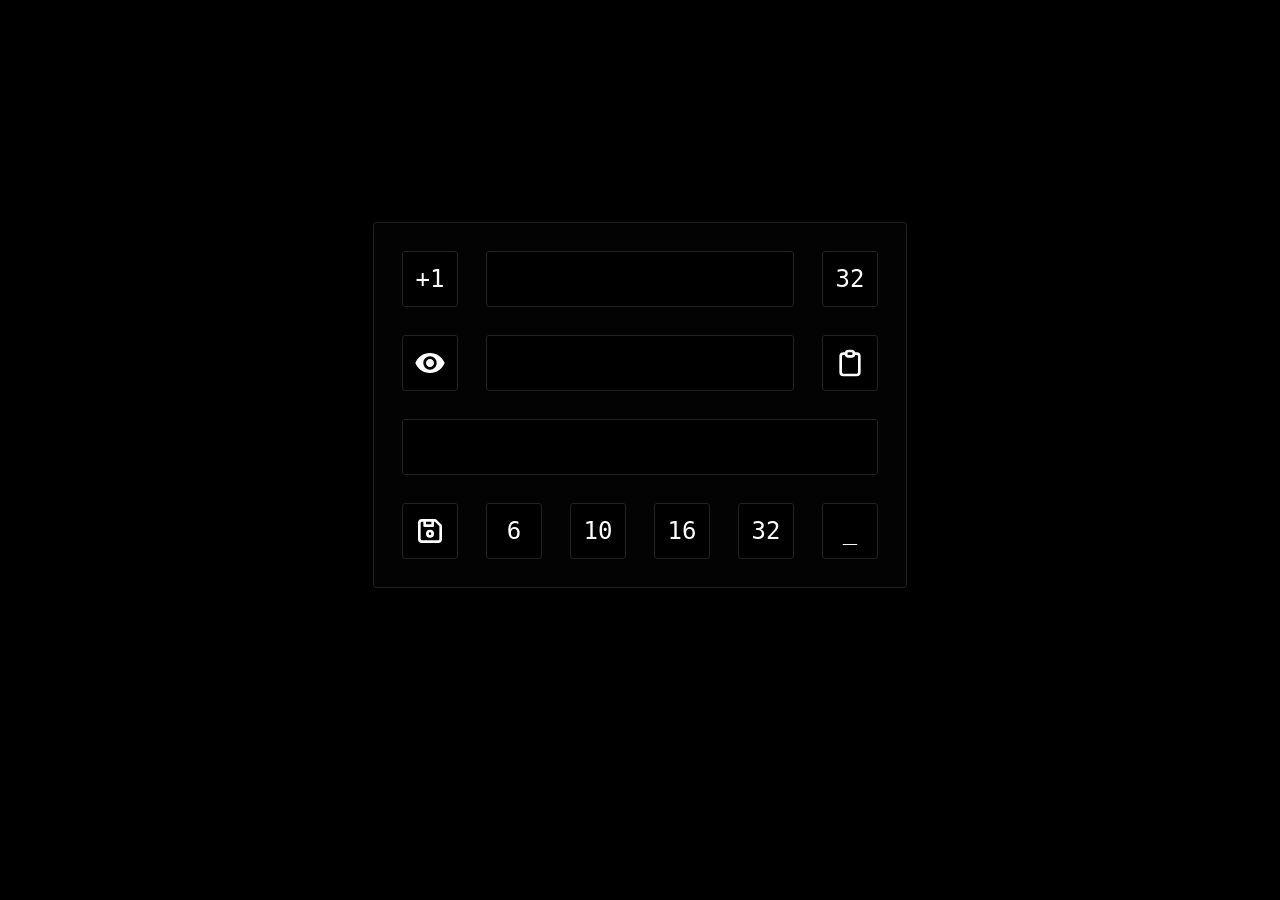
<file: code/index.html>
<!DOCTYPE html><html lang="en"><head><meta charset="UTF-8"><meta name="viewport" content="width=device-width, initial-scale=1, maximum-scale=1, user-scalable=no"><title>Code</title><script src="main.3f6a9b.js" defer></script><style>@property --100vw{syntax: "<length>"; initial-value: 0px; inherits: false;}@property --100vh{syntax: "<length>"; initial-value: 0px; inherits: false;}:root{--100vw: 100vw;--100vh: 100vh;--px-width: tan(atan2(var(--100vw), 1px)) ;--px-height: tan(atan2(var(--100vh), 1px)) }*{margin:0;padding:0;font-family:Consolas,monospace;font-size:24px;text-align:center}html{background-color:#000}body{display:flex;justify-content:center;align-items:center;height:90vh}body *{color:#fff;background-color:#000;box-sizing:border-box;border:1px solid #222;border-radius:3px;background-repeat:no-repeat;background-position:center}body *::selection{background:#ccc}input{width:100%;height:100%;height:56px;background-size:32px 32px}input.btn{width:56px;cursor:pointer}input:focus{outline:0}main{box-sizing:border-box;display:grid;padding:28px;grid-column-gap:28px;grid-row-gap:28px;grid-template-columns:repeat(6,1fr);grid-template-rows:repeat(4,1fr);background:#030303;transform:scale(min(1,calc(var(--px-width) / 534)))}#hashi{grid-area:1/1/2/2}#input{grid-area:1/2/2/6;text-transform:lowercase}#lenin{grid-area:1/6/2/7}#viewp{grid-area:2/1/3/2}#viewp.viewp1{background-image:url('data:image/svg+xml,<svg xmlns="http://www.w3.org/2000/svg" height="24" width="24"><path d="M12 4.5C7 4.5 2.73 7.61 1 12c1.73 4.39 6 7.5 11 7.5s9.27-3.11 11-7.5c-1.73-4.39-6-7.5-11-7.5zM12 17c-2.76 0-5-2.24-5-5s2.24-5 5-5 5 2.24 5 5-2.24 5-5 5zm0-8c-1.66 0-3 1.34-3 3s1.34 3 3 3 3-1.34 3-3-1.34-3-3-3z" fill="%23fff"/></svg>')}#viewp.viewp2{background-image:url('data:image/svg+xml,<svg xmlns="http://www.w3.org/2000/svg" height="24" width="24"><path d="M12 7c2.76 0 5 2.24 5 5 0 .65-.13 1.26-.36 1.83l2.92 2.92c1.51-1.26 2.7-2.89 3.43-4.75-1.73-4.39-6-7.5-11-7.5-1.4 0-2.74.25-3.98.7l2.16 2.16C10.74 7.13 11.35 7 12 7zM2 4.27l2.28 2.28.46.46C3.08 8.3 1.78 10.02 1 12c1.73 4.39 6 7.5 11 7.5 1.55 0 3.03-.3 4.38-.84l.42.42L19.73 22 21 20.73 3.27 3 2 4.27zM7.53 9.8l1.55 1.55c-.05.21-.08.43-.08.65 0 1.66 1.34 3 3 3 .22 0 .44-.03.65-.08l1.55 1.55c-.67.33-1.41.53-2.2.53-2.76 0-5-2.24-5-5 0-.79.2-1.53.53-2.2zm4.31-.78l3.15 3.15.02-.16c0-1.66-1.34-3-3-3l-.17.01z" fill="%23fff"/></svg>')}#passw{grid-area:2/2/3/6}#copyo{grid-area:2/6/3/7;background-image:url('data:image/svg+xml,<svg xmlns="http://www.w3.org/2000/svg" width="24" height="24" fill="none" stroke="%23fff" stroke-linecap="round" stroke-linejoin="round" stroke-width="2"><path d="M9 5H7a2 2 0 0 0-2 2v12a2 2 0 0 0 2 2h10a2 2 0 0 0 2-2V7a2 2 0 0 0-2-2h-2"/><path d="M9 5a2 2 0 0 1 2-2h2a2 2 0 0 1 2 2h0a2 2 0 0 1-2 2h-2a2 2 0 0 1-2-2z"/></svg>')}#outpt{grid-area:3/1/4/7;font-size:22px}#store{grid-area:4/1/5/2}#store.store1{background-image:url('data:image/svg+xml,<svg xmlns="http://www.w3.org/2000/svg" width="24" height="24" fill="none" stroke="%23fff" stroke-linecap="round" stroke-linejoin="round" stroke-width="2"><path d="M6 4h10l4 4v10a2 2 0 0 1-2 2H6a2 2 0 0 1-2-2V6a2 2 0 0 1 2-2"/><path d="M10 14a2 2 0 1 0 4 0 2 2 0 1 0-4 0m4-10v4H8V4"/></svg>')}#store.store2{background-image:url('data:image/svg+xml,<svg xmlns="http://www.w3.org/2000/svg" width="24" height="24" fill="%23fff" stroke="%23fff" stroke-width="2" stroke-linejoin="round"><path d="M6 4h10l4 4v10a2 2 0 0 1-2 2H6a2 2 0 0 1-2-2V6a2 2 0 0 1 2-2"/><path d="M10 14a2 2 0 1 0 4 0 2 2 0 1 0-4 0m4-10v4H8V4" stroke="%23000"/></svg>')}#len06{grid-area:4/2/5/3}#len10{grid-area:4/3/5/4}#len16{grid-area:4/4/5/5}#len32{grid-area:4/5/5/6}#extra{grid-area:4/6/5/7}</style></head><body><main><input id="hashi" type="button" class="btn" value="+1" readonly><input id="input" type="text" autocomplete="off" tabindex="1"><input id="lenin" type="text" class="btn" value="32"><input id="viewp" type="button" class="btn viewp1"><input id="passw" type="password" autocomplete="off" tabindex="2"><input id="copyo" type="button" class="btn"><input id="outpt" type="text" tabindex="3" readonly><input id="store" type="button" class="btn store1"><input id="len06" type="button" class="btn" value="6"><input id="len10" type="button" class="btn" value="10"><input id="len16" type="button" class="btn" value="16"><input id="len32" type="button" class="btn" value="32"><input id="extra" type="button" class="btn" value="_"></main></body></html>
</file>
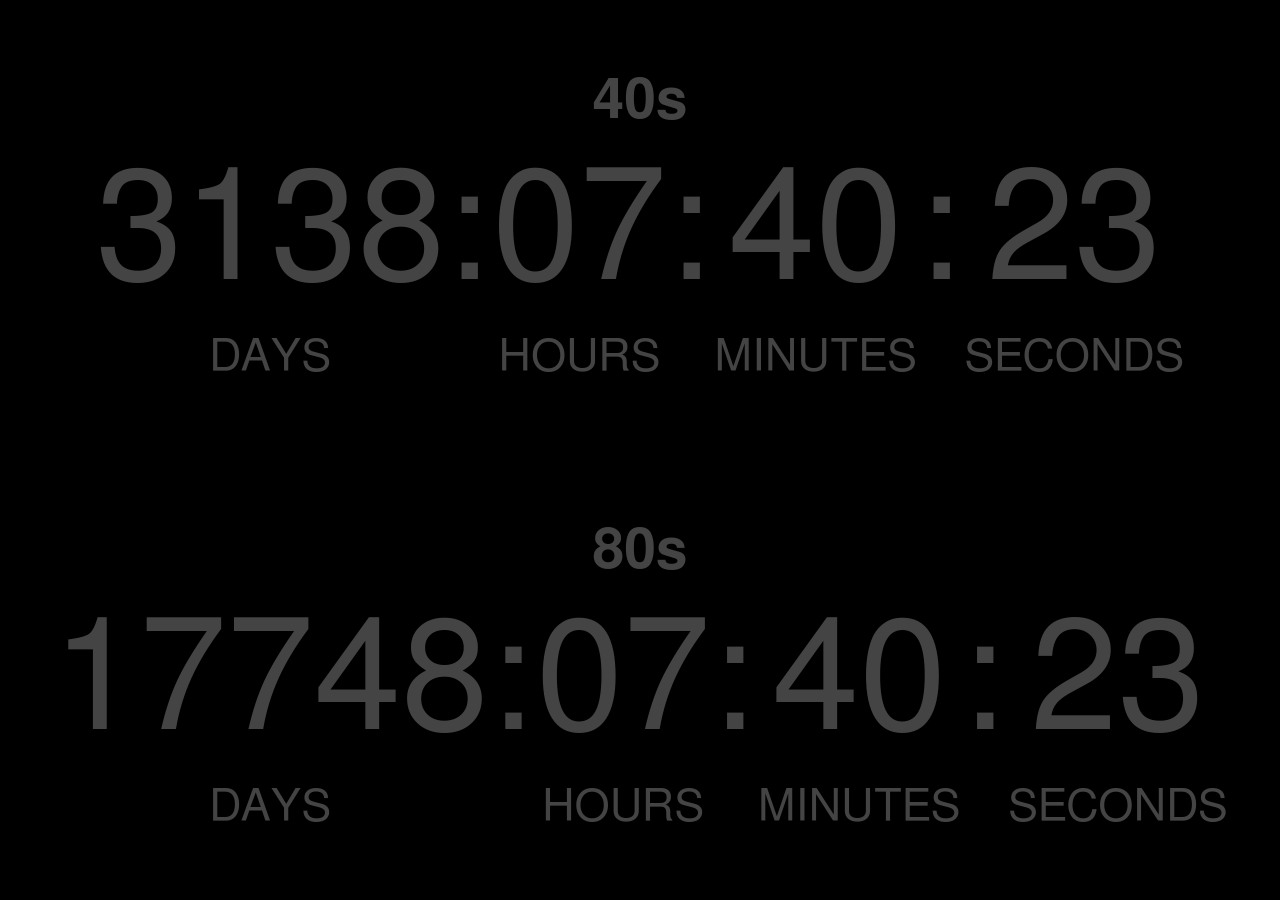
<file: countdowns/index.html>
<!DOCTYPE html>
<html lang="en">

<head>
  <meta charset="UTF-8">
  <meta name="viewport" content="width=device-width, initial-scale=1, maximum-scale=1, user-scalable=no">
  <title>Countdowns</title>
  <link rel="icon" href="../favicon.ico">
  <script src="countdowns.js" defer></script>
  <link rel="stylesheet" href="style.css">
</head>

<body>
  <ul>
    <li>
      <span>
        <div class="counter_wrapper">
          <h1 class="counter_title">40s</h1>
          <div class="counter_part">
            <div class="unit_value" id="dd1">00</div>
            <div class="unit_name">DAYS</div>
          </div>
          <div class="counter_part">
            <div class="unit_value">:</div>
            <div class="unit_name">&nbsp;</div>
          </div>
          <div class="counter_part">
            <div class="unit_value" id="hh1">00</div>
            <div class="unit_name">HOURS</div>
          </div>
          <div class="counter_part">
            <div class="unit_value">:</div>
            <div class="unit_name">&nbsp;</div>
          </div>
          <div class="counter_part">
            <div class="unit_value" id="mm1">00</div>
            <div class="unit_name">MINUTES</div>
          </div>
          <div class="counter_part">
            <div class="unit_value">:</div>
            <div class="unit_name">&nbsp;</div>
          </div>
          <div class="counter_part">
            <div class="unit_value" id="ss1">00</div>
            <div class="unit_name">SECONDS</div>
          </div>
        </div>
      </span>
    </li>
    <li>
      <span>
        <div class="counter_wrapper">
          <h1 class="counter_title">80s</h1>
          <div class="counter_part">
            <div class="unit_value" id="dd2">00</div>
            <div class="unit_name">DAYS</div>
          </div>
          <div class="counter_part">
            <div class="unit_value">:</div>
            <div class="unit_name">&nbsp;</div>
          </div>
          <div class="counter_part">
            <div class="unit_value" id="hh2">00</div>
            <div class="unit_name">HOURS</div>
          </div>
          <div class="counter_part">
            <div class="unit_value">:</div>
            <div class="unit_name">&nbsp;</div>
          </div>
          <div class="counter_part">
            <div class="unit_value" id="mm2">00</div>
            <div class="unit_name">MINUTES</div>
          </div>
          <div class="counter_part">
            <div class="unit_value">:</div>
            <div class="unit_name">&nbsp;</div>
          </div>
          <div class="counter_part">
            <div class="unit_value" id="ss2">00</div>
            <div class="unit_name">SECONDS</div>
          </div>
        </div>
      </span>
    </li>
  </ul>
</body>

</html>
</file>
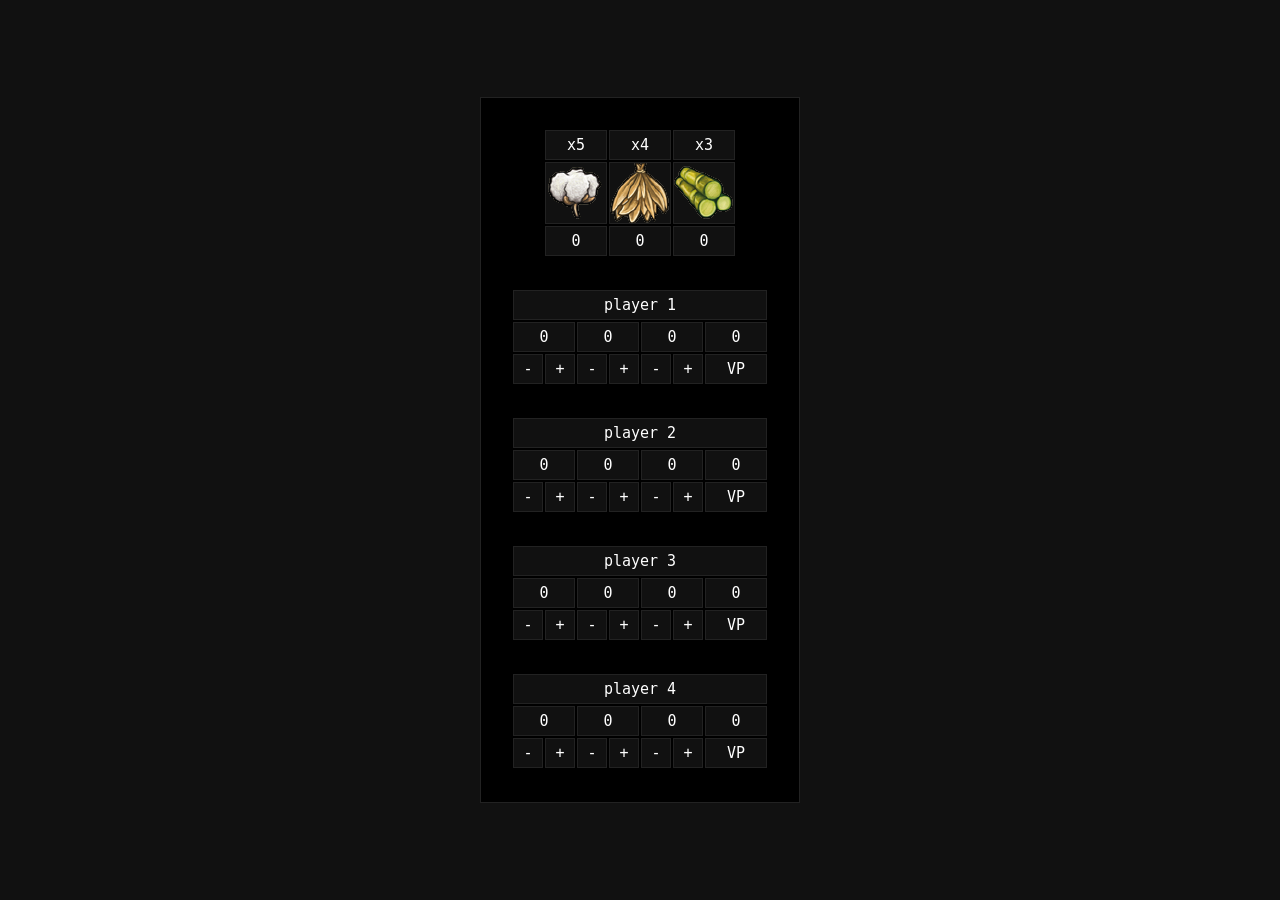
<file: calc/cc/index.html>
<!DOCTYPE html>
<html lang="en">

<head>
  <meta charset="UTF-8">
  <meta name="viewport" content="width=device-width, initial-scale=1.0">
  <title>Clans of Caledonia</title>
  <link rel="stylesheet" href="style.css">
  <script src="https://ajax.googleapis.com/ajax/libs/jquery/3.5.1/jquery.min.js"></script>
  <script src="clans.js"></script>
</head>

<body>
  <div class="content" oncontextmenu="return false;" ondrag="return false;">
    <input type="text" id="co-mult" value="x5" readonly>
    <input type="text" id="to-mult" value="x4" readonly>
    <input type="text" id="su-mult" value="x3" readonly>
    <input type="text" id="co-icon" readonly>
    <input type="text" id="to-icon" readonly>
    <input type="text" id="su-icon" readonly>
    <input type="text" id="co-total" value="0" readonly>
    <input type="text" id="to-total" value="0" readonly>
    <input type="text" id="su-total" value="0" readonly>
    <input type="text" id="p1-name-t" value="player 1" readonly>
    <input type="text" id="p1-i-c" class="inp" value="0">
    <input type="text" id="p1-i-t" class="inp" value="0">
    <input type="text" id="p1-i-s" class="inp" value="0">
    <input type="text" id="p1-i-x" value="0" readonly>
    <input type="text" id="p1-less-c" class="btn" value="-" readonly>
    <input type="text" id="p1-plus-c" class="btn" value="+" readonly>
    <input type="text" id="p1-less-t" class="btn" value="-" readonly>
    <input type="text" id="p1-plus-t" class="btn" value="+" readonly>
    <input type="text" id="p1-less-s" class="btn" value="-" readonly>
    <input type="text" id="p1-plus-s" class="btn" value="+" readonly>
    <input type="text" id="p1-text-t" value="VP" readonly>
    <input type="text" id="p2-name-t" value="player 2" readonly>
    <input type="text" id="p2-i-c" class="inp" value="0">
    <input type="text" id="p2-i-t" class="inp" value="0">
    <input type="text" id="p2-i-s" class="inp" value="0">
    <input type="text" id="p2-i-x" value="0" readonly>
    <input type="text" id="p2-less-c" class="btn" value="-" readonly>
    <input type="text" id="p2-plus-c" class="btn" value="+" readonly>
    <input type="text" id="p2-less-t" class="btn" value="-" readonly>
    <input type="text" id="p2-plus-t" class="btn" value="+" readonly>
    <input type="text" id="p2-less-s" class="btn" value="-" readonly>
    <input type="text" id="p2-plus-s" class="btn" value="+" readonly>
    <input type="text" id="p2-text-t" value="VP" readonly>
    <input type="text" id="p3-name-t" value="player 3" readonly>
    <input type="text" id="p3-i-c" class="inp" value="0">
    <input type="text" id="p3-i-t" class="inp" value="0">
    <input type="text" id="p3-i-s" class="inp" value="0">
    <input type="text" id="p3-i-x" value="0" readonly>
    <input type="text" id="p3-less-c" class="btn" value="-" readonly>
    <input type="text" id="p3-plus-c" class="btn" value="+" readonly>
    <input type="text" id="p3-less-t" class="btn" value="-" readonly>
    <input type="text" id="p3-plus-t" class="btn" value="+" readonly>
    <input type="text" id="p3-less-s" class="btn" value="-" readonly>
    <input type="text" id="p3-plus-s" class="btn" value="+" readonly>
    <input type="text" id="p3-text-t" value="VP" readonly>
    <input type="text" id="p4-name-t" value="player 4" readonly>
    <input type="text" id="p4-i-c" class="inp" value="0">
    <input type="text" id="p4-i-t" class="inp" value="0">
    <input type="text" id="p4-i-s" class="inp" value="0">
    <input type="text" id="p4-i-x" value="0" readonly>
    <input type="text" id="p4-less-c" class="btn" value="-" readonly>
    <input type="text" id="p4-plus-c" class="btn" value="+" readonly>
    <input type="text" id="p4-less-t" class="btn" value="-" readonly>
    <input type="text" id="p4-plus-t" class="btn" value="+" readonly>
    <input type="text" id="p4-less-s" class="btn" value="-" readonly>
    <input type="text" id="p4-plus-s" class="btn" value="+" readonly>
    <input type="text" id="p4-text-t" value="VP" readonly>
  </div>
</body>

</html>
</file>
<file: countdowns/style.css>
* {
  margin: 0;
  padding: 0
}

html,
body,
ul {
  height: 100%
}

body {
  background-color: #000;
  color: #444
}

ul {
  display: table;
  table-layout: fixed;
  width: 100%;
  -moz-box-sizing: border-box;
  box-sizing: border-box
}

li {
  text-align: center;
  display: table-row
}

span {
  display: table-cell;
  vertical-align: middle
}

.counter_wrapper {
  font-family: FreeSans, Arimo, Helvetica, Arial, sans-serif;
  text-align: center;
  white-space: nowrap
}

.counter_title {
  font-size: 57px;
  line-height: 63px;
  margin: 0
}

.counter_part {
  display: inline-block;
  height: 100%;
  white-space: nowrap
}

.unit_value {
  font-size: 157px;
  line-height: 200px
}

.unit_name {
  font-size: 45px;
  line-height: 50px
}
</file>
<file: calc/cc/style.css>
body {
  margin: 0;
  padding: 0;
  background-color: #111;
  font-family: 'Roboto Mono', monospace;
  font-variant-numeric: slashed-zero;
  font-size: 14px;
  color: #fff;
  text-align: center;
}

.content {
  position: absolute;
  top: 50%;
  left: 50%;
  transform: translate(-50%, -50%);
  display: grid;
  grid-template-columns: repeat(10, 30px);
  grid-template-rows: repeat(22, 30px) 1fr;
  grid-column-gap: 2px;
  grid-row-gap: 2px;
  background: #000;
  border: 1px solid #222;
}

input {
  background: #111;
  border: 1px solid #222;
  color: #fff;
  outline: none;
  text-align: center;
  font-family: 'Roboto Mono', monospace;
  font-size: 15px;
}

.btn {
  cursor: pointer;
  user-select: none;
}

.btn:hover {
  background: #222;
}

#co-icon {
  background: url('./img/cotton.png') center center no-repeat #111;
}

#to-icon {
  background: url('./img/tobacco.png') center center no-repeat #111;
}

#su-icon {
  background: url('./img/sugar.png') center center no-repeat #111;
}

#co-mult { grid-area: 2 / 3 / 3 / 5; }
#to-mult { grid-area: 2 / 5 / 3 / 7; }
#su-mult { grid-area: 2 / 7 / 3 / 9; }
#co-icon { grid-area: 3 / 3 / 5 / 5; }
#to-icon { grid-area: 3 / 5 / 5 / 7; }
#su-icon { grid-area: 3 / 7 / 5 / 9; }
#co-total { grid-area: 5 / 3 / 6 / 5; }
#to-total { grid-area: 5 / 5 / 6 / 7; }
#su-total { grid-area: 5 / 7 / 6 / 9; }
#p1-name-t { grid-area: 7 / 2 / 8 / 10; }
#p1-i-c { grid-area: 8 / 2 / 9 / 4; }
#p1-i-t { grid-area: 8 / 4 / 9 / 6; }
#p1-i-s { grid-area: 8 / 6 / 9 / 8; }
#p1-i-x { grid-area: 8 / 8 / 9 / 10; }
#p1-less-c { grid-area: 9 / 2 / 10 / 3; }
#p1-plus-c { grid-area: 9 / 3 / 10 / 4; }
#p1-less-t { grid-area: 9 / 4 / 10 / 5; }
#p1-plus-t { grid-area: 9 / 5 / 10 / 6; }
#p1-less-s { grid-area: 9 / 6 / 10 / 7; }
#p1-plus-s { grid-area: 9 / 7 / 10 / 8; }
#p1-text-t { grid-area: 9 / 8 / 10 / 10; }
#p2-name-t { grid-area: 11 / 2 / 12 / 10; }
#p2-i-c { grid-area: 12 / 2 / 13 / 4; }
#p2-i-t { grid-area: 12 / 4 / 13 / 6; }
#p2-i-s { grid-area: 12 / 6 / 13 / 8; }
#p2-i-x { grid-area: 12 / 8 / 13 / 10; }
#p2-less-c { grid-area: 13 / 2 / 14 / 3; }
#p2-plus-c { grid-area: 13 / 3 / 14 / 4; }
#p2-less-t { grid-area: 13 / 4 / 14 / 5; }
#p2-plus-t { grid-area: 13 / 5 / 14 / 6; }
#p2-less-s { grid-area: 13 / 6 / 14 / 7; }
#p2-plus-s { grid-area: 13 / 7 / 14 / 8; }
#p2-text-t { grid-area: 13 / 8 / 14 / 10; }
#p3-name-t { grid-area: 15 / 2 / 16 / 10; }
#p3-i-c { grid-area: 16 / 2 / 17 / 4; }
#p3-i-t { grid-area: 16 / 4 / 17 / 6; }
#p3-i-s { grid-area: 16 / 6 / 17 / 8; }
#p3-i-x { grid-area: 16 / 8 / 17 / 10; }
#p3-less-c { grid-area: 17 / 2 / 18 / 3; }
#p3-plus-c { grid-area: 17 / 3 / 18 / 4; }
#p3-less-t { grid-area: 17 / 4 / 18 / 5; }
#p3-plus-t { grid-area: 17 / 5 / 18 / 6; }
#p3-less-s { grid-area: 17 / 6 / 18 / 7; }
#p3-plus-s { grid-area: 17 / 7 / 18 / 8; }
#p3-text-t { grid-area: 17 / 8 / 18 / 10; }
#p4-name-t { grid-area: 19 / 2 / 20 / 10; }
#p4-i-c { grid-area: 20 / 2 / 21 / 4; }
#p4-i-t { grid-area: 20 / 4 / 21 / 6; }
#p4-i-s { grid-area: 20 / 6 / 21 / 8; }
#p4-i-x { grid-area: 20 / 8 / 21 / 10; }
#p4-less-c { grid-area: 21 / 2 / 22 / 3; }
#p4-plus-c { grid-area: 21 / 3 / 22 / 4; }
#p4-less-t { grid-area: 21 / 4 / 22 / 5; }
#p4-plus-t { grid-area: 21 / 5 / 22 / 6; }
#p4-less-s { grid-area: 21 / 6 / 22 / 7; }
#p4-plus-s { grid-area: 21 / 7 / 22 / 8; }
#p4-text-t { grid-area: 21 / 8 / 22 / 10; }
</file>
